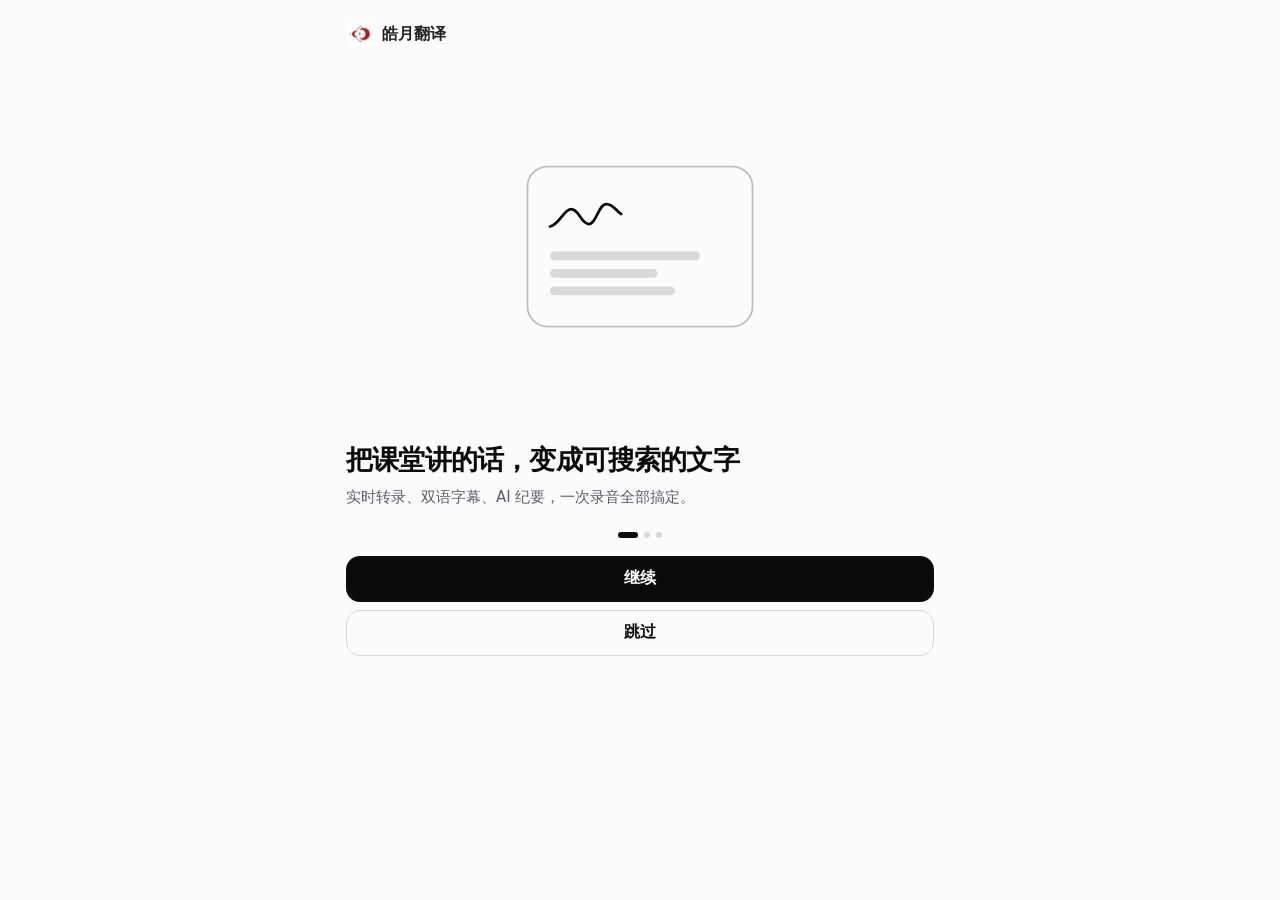
<file: index.html>
<!doctype html>
<html lang="zh-CN" data-theme="auto" data-ver="2.7.0">
<head>
<meta charset="utf-8">
<title>皓月翻译 · 录音 · 转录 · 纪要</title>
<meta name="viewport" content="width=device-width,initial-scale=1,viewport-fit=cover,maximum-scale=1,user-scalable=no">
<meta name="theme-color" content="#ffffff" media="(prefers-color-scheme: light)">
<meta name="theme-color" content="#0a0a0b" media="(prefers-color-scheme: dark)">
<meta name="description" content="皓月翻译 网页版：实时转录、双语字幕、AI 纪要，全部功能免费解锁。">
<meta name="apple-mobile-web-app-capable" content="yes">
<meta name="apple-mobile-web-app-status-bar-style" content="default">
<meta name="apple-mobile-web-app-title" content="皓月翻译">
<meta name="format-detection" content="telephone=no">
<meta name="mobile-web-app-capable" content="yes">
<link rel="manifest" href="manifest.webmanifest">
<link rel="apple-touch-icon" href="icon-180.png">
<link rel="icon" href="icon-192.png" type="image/png">
<link rel="stylesheet" href="assets/css/app.css">
<style>
  /* first paint */
  #boot{position:fixed;inset:0;display:grid;place-items:center;background:var(--bg);z-index:999;transition:opacity .25s}
  #boot .m{display:flex;flex-direction:column;align-items:center;gap:14px;color:var(--text)}
  #boot .w{width:76px;height:76px;border-radius:22px;background:#000;display:grid;place-items:center;color:#fff;
    box-shadow:0 10px 30px rgba(0,0,0,.18)}
  #boot .t{font-size:15px;font-weight:640;letter-spacing:-.01em}
  #boot .s{font-size:11.5px;color:var(--text-3)}
  @media (prefers-color-scheme:dark){#boot .w{background:#f4f4f5;color:#0a0a0b}}
</style>
</head>
<body>
<div id="boot">
  <div class="m">
    <img src="logo.png" width="96" height="96" alt="皓月翻译" style="border-radius:22px">
    <div class="t">皓月翻译</div>
    <div class="s">录音 · 转录 · 纪要</div>
  </div>
</div>
<div id="app"></div>
<noscript style="padding:24px;display:block;font-family:system-ui">这个网页需要 JavaScript。</noscript>
<script>
  // 只清一次历史 Service Worker / 缓存。
  // 严禁自动 reload：慢网下模块还没下完就重载，会变成永远进不去的死循环（2.7.1 的事故）。
  // 15 秒后若模块脚本连“开始执行”都没有，才显示提示，重载必须由用户手动点。
  (function () {
    function booted() { return !!(document.querySelector('.tabbar') || document.querySelector('#view .rec-title')); }
    function reload() { location.replace(location.pathname + '?v=' + Date.now()); }
    function clean() {
      var jobs = [];
      if ('serviceWorker' in navigator) {
        jobs.push(navigator.serviceWorker.getRegistrations().then(function (rs) {
          return Promise.all(rs.map(function (r) { return r.unregister(); }));
        }));
      }
      if (window.caches) {
        jobs.push(caches.keys().then(function (ks) {
          return Promise.all(ks.map(function (k) { return caches.delete(k); }));
        }));
      }
      return Promise.all(jobs).catch(function () {});
    }
    clean();

    function showFallback() {
      if (booted() || document.getElementById('lcs-err')) return;
      var d = document.createElement('div');
      d.id = 'lcs-err';
      d.style.cssText = 'position:fixed;inset:0;z-index:99999;display:grid;place-items:center;padding:24px;background:#fff;color:#111;font:15px/1.6 system-ui,-apple-system,sans-serif;text-align:center';
      d.innerHTML = '<div style="max-width:340px">'
        + '<div style="font-size:17px;font-weight:700;margin-bottom:8px">加载有点慢</div>'
        + '<div style="color:#666;font-size:13px;margin-bottom:16px">脚本还没下载完，多半是网络慢。可以先等一下，或点下面按钮重试。</div>'
        + '<button id="lcs-retry" style="width:100%;padding:12px;border:0;border-radius:12px;background:#111;color:#fff;font-size:15px;font-weight:600;margin-bottom:10px">重试</button>'
        + '<button id="lcs-clean" style="width:100%;padding:12px;border:1px solid #ddd;border-radius:12px;background:#fff;color:#111;font-size:15px">清理缓存并重试</button>'
        + '<div style="color:#999;font-size:11px;margin-top:14px">皓月翻译 v' + (document.documentElement.dataset.ver || '') + '</div></div>';
      document.body.appendChild(d);
      document.getElementById('lcs-retry').onclick = function () { location.replace(location.pathname + '?v=' + Date.now()); };
      document.getElementById('lcs-clean').onclick = function () { clean().then(reload, reload); };
    }

    setTimeout(function () {
      if (booted() || window.__lcsStarted) return;
      showFallback();
    }, 15000);
  })();
</script>
<script type="module">
  window.__lcsStarted = true;
  import { boot } from './assets/js/app.js?v=2.7.0';
  if (new URLSearchParams(location.search).get('demo') === '1') {
    await import('./assets/js/demo.js');
  }
  if (new URLSearchParams(location.search).has('noboot')) document.getElementById('boot')?.remove();
  const go = () => requestAnimationFrame(() => {
    boot();
    const b = document.getElementById('boot');
    if (b) { b.style.opacity = '0'; setTimeout(() => b.remove(), 260); }
  });
  // wait for fonts/layout stability on iOS
  if (document.readyState === 'complete') go();
  else window.addEventListener('load', go, { once: true });
</script>
</body>
</html>
</file>
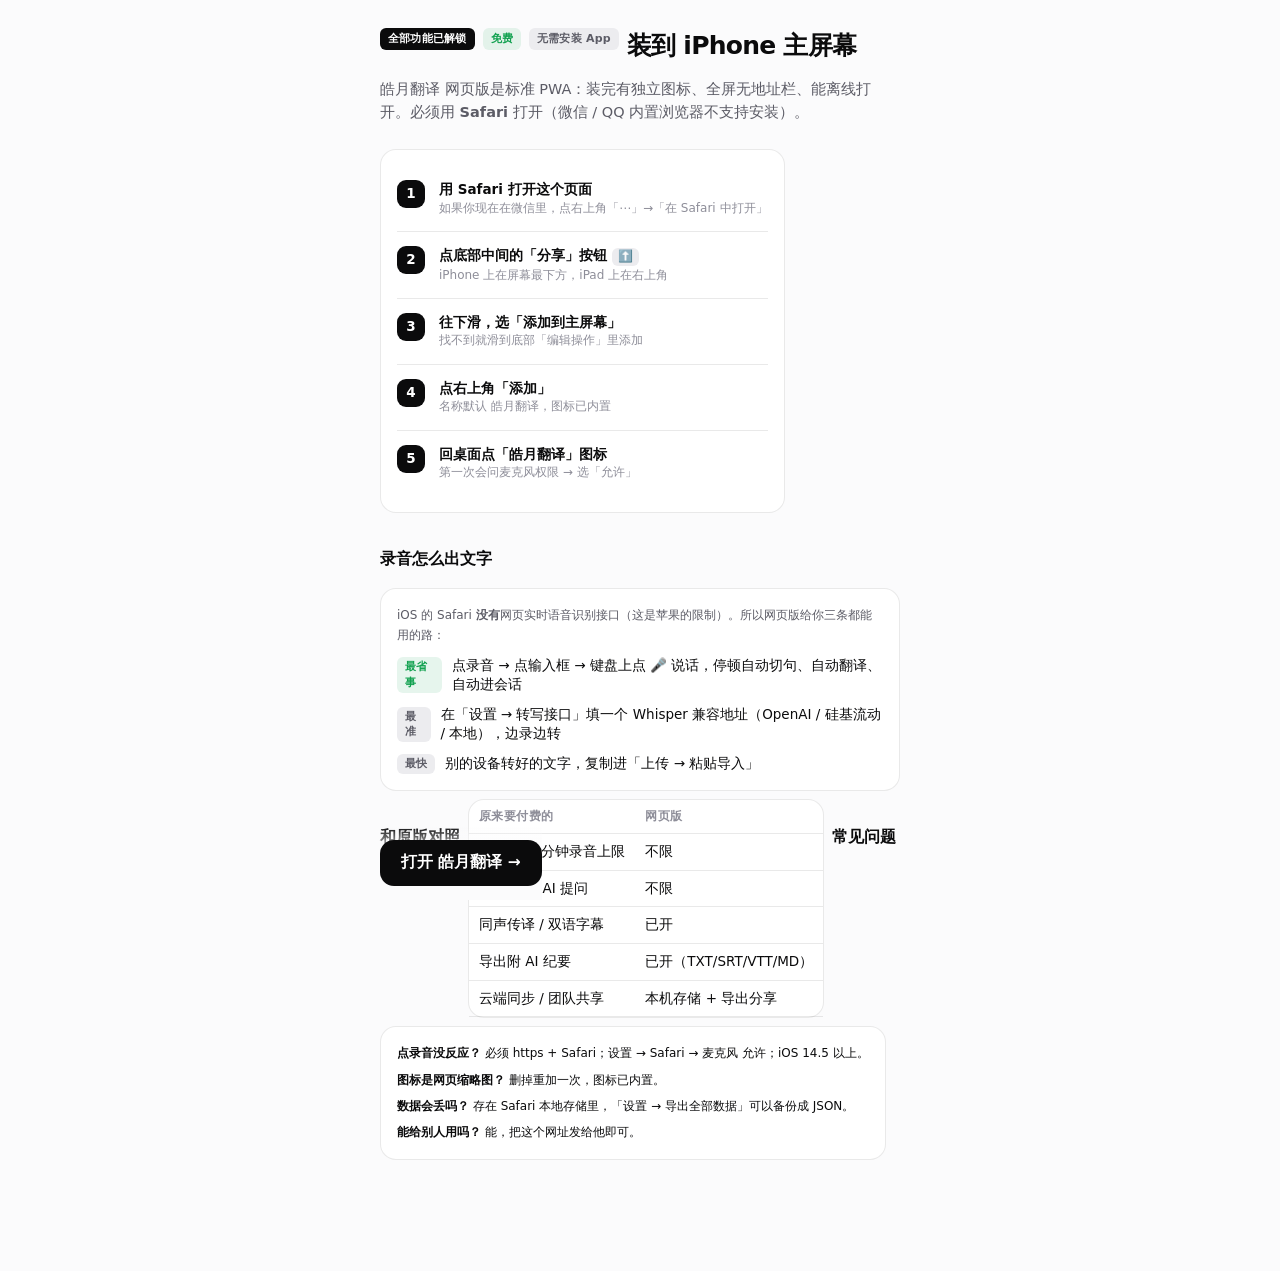
<file: ios.html>
<!doctype html>
<html lang="zh-CN">
<head>
<meta charset="utf-8">
<title>iPhone 安装指南 · 皓月翻译</title>
<meta name="viewport" content="width=device-width,initial-scale=1,viewport-fit=cover">
<meta name="apple-mobile-web-app-capable" content="yes">
<meta name="apple-mobile-web-app-title" content="皓月翻译">
<meta name="theme-color" content="#ffffff">
<link rel="manifest" href="manifest.webmanifest">
<link rel="apple-touch-icon" href="icon-180.png">
<link rel="stylesheet" href="assets/css/app.css">
<style>
  .wrap{max-width:560px;margin:0 auto;padding:calc(env(safe-area-inset-top,0px) + 28px) 20px calc(env(safe-area-inset-bottom,0px) + 30px)}
  .step{display:flex;gap:14px;padding:14px 0;border-bottom:1px solid var(--line)}
  .step:last-child{border-bottom:0}
  .num{width:28px;height:28px;border-radius:9px;background:var(--accent);color:var(--accent-ink);display:grid;place-items:center;font-weight:700;font-size:13.5px;flex:none}
  .cta{position:sticky;bottom:0;padding:14px 0 calc(env(safe-area-inset-bottom,0px) + 14px);background:linear-gradient(to top,var(--bg) 60%,transparent)}
  .kbd{font-family:var(--mono);font-size:12px;background:var(--surface-2);padding:2px 6px;border-radius:6px}
  h1{font-size:25px;font-weight:740;letter-spacing:-.03em;margin:0 0 6px}
  .lead{font-size:14.5px;color:var(--text-2);line-height:1.55;margin:0 0 18px}
  .badge-row{display:flex;gap:8px;flex-wrap:wrap;margin-bottom:20px}
</style>
</head>
<body>
<div class="wrap">
  <div class="badge-row">
    <span class="badge pro">全部功能已解锁</span>
    <span class="badge ok">免费</span>
    <span class="badge">无需安装 App</span>
  </div>
  <h1>装到 iPhone 主屏幕</h1>
  <p class="lead">皓月翻译 网页版是标准 PWA：装完有独立图标、全屏无地址栏、能离线打开。必须用 <b>Safari</b> 打开（微信 / QQ 内置浏览器不支持安装）。</p>

  <div class="card">
    <div class="step"><div class="num">1</div><div>
      <div class="small" style="font-weight:660">用 Safari 打开这个页面</div>
      <div class="tiny dim">如果你现在在微信里，点右上角「⋯」→「在 Safari 中打开」</div>
    </div></div>
    <div class="step"><div class="num">2</div><div>
      <div class="small" style="font-weight:660">点底部中间的「分享」按钮 <span class="kbd">⬆️</span></div>
      <div class="tiny dim">iPhone 上在屏幕最下方，iPad 上在右上角</div>
    </div></div>
    <div class="step"><div class="num">3</div><div>
      <div class="small" style="font-weight:660">往下滑，选「添加到主屏幕」</div>
      <div class="tiny dim">找不到就滑到底部「编辑操作」里添加</div>
    </div></div>
    <div class="step"><div class="num">4</div><div>
      <div class="small" style="font-weight:660">点右上角「添加」</div>
      <div class="tiny dim">名称默认 皓月翻译，图标已内置</div>
    </div></div>
    <div class="step"><div class="num">5</div><div>
      <div class="small" style="font-weight:660">回桌面点「皓月翻译」图标</div>
      <div class="tiny dim">第一次会问麦克风权限 → 选「允许」</div>
    </div></div>
  </div>

  <h2 style="font-size:16px;font-weight:700;margin:26px 0 10px">录音怎么出文字</h2>
  <div class="card">
    <div class="tiny muted" style="line-height:1.7">
      iOS 的 Safari <b>没有</b>网页实时语音识别接口（这是苹果的限制）。所以网页版给你三条都能用的路：
    </div>
    <div class="stack" style="margin-top:10px">
      <div class="row" style="gap:10px"><span class="badge ok">最省事</span><div class="small">点录音 → 点输入框 → 键盘上点 🎤 说话，停顿自动切句、自动翻译、自动进会话</div></div>
      <div class="row" style="gap:10px"><span class="badge">最准</span><div class="small">在「设置 → 转写接口」填一个 Whisper 兼容地址（OpenAI / 硅基流动 / 本地），边录边转</div></div>
      <div class="row" style="gap:10px"><span class="badge">最快</span><div class="small">别的设备转好的文字，复制进「上传 → 粘贴导入」</div></div>
    </div>
  </div>

  <h2 style="font-size:16px;font-weight:700;margin:26px 0 10px">和原版对照</h2>
  <div class="card" style="padding:0">
    <table class="min">
      <tr><th>原来要付费的</th><th>网页版</th></tr>
      <tr><td>每月 120 分钟录音上限</td><td>不限</td></tr>
      <tr><td>每天 5 条 AI 提问</td><td>不限</td></tr>
      <tr><td>同声传译 / 双语字幕</td><td>已开</td></tr>
      <tr><td>导出附 AI 纪要</td><td>已开（TXT/SRT/VTT/MD）</td></tr>
      <tr><td>云端同步 / 团队共享</td><td>本机存储 + 导出分享</td></tr>
    </table>
  </div>

  <h2 style="font-size:16px;font-weight:700;margin:26px 0 10px">常见问题</h2>
  <div class="card">
    <div class="stack sm tiny" style="line-height:1.7">
      <div><b>点录音没反应？</b> 必须 https + Safari；设置 → Safari → 麦克风 允许；iOS 14.5 以上。</div>
      <div><b>图标是网页缩略图？</b> 删掉重加一次，图标已内置。</div>
      <div><b>数据会丢吗？</b> 存在 Safari 本地存储里，「设置 → 导出全部数据」可以备份成 JSON。</div>
      <div><b>能给别人用吗？</b> 能，把这个网址发给他即可。</div>
    </div>
  </div>

  <div class="cta">
    <a class="btn primary block" href="./index.html" style="text-decoration:none">打开 皓月翻译 →</a>
  </div>
</div>
</body>
</html>
</file>
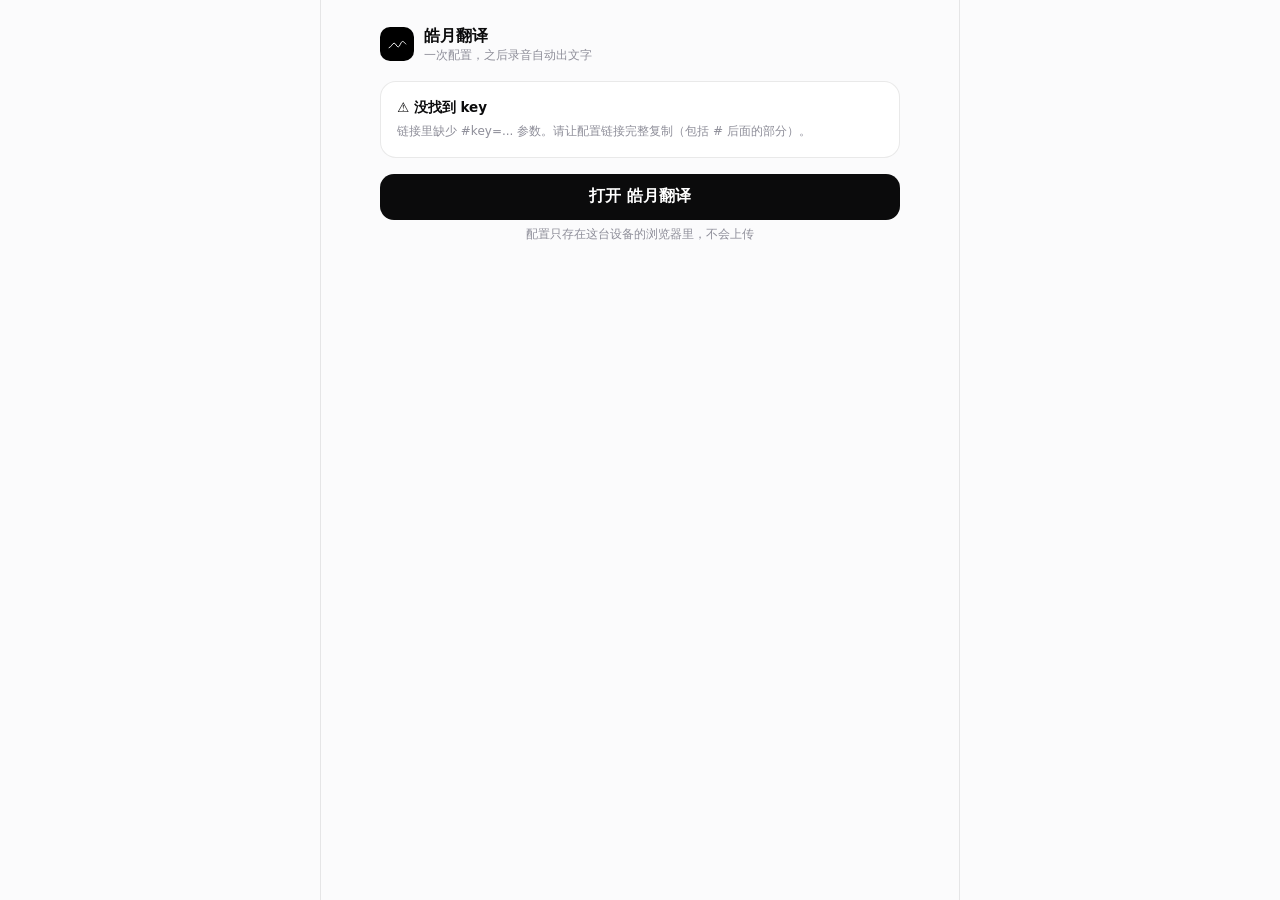
<file: setup.html>
<!doctype html>
<html lang="zh-CN">
<head>
<meta charset="utf-8">
<title>皓月翻译 · 配置转写</title>
<meta name="viewport" content="width=device-width,initial-scale=1,viewport-fit=cover">
<meta name="theme-color" content="#ffffff">
<link rel="apple-touch-icon" href="icon-180.png">
<link rel="stylesheet" href="assets/css/app.css">
</head>
<body>
<div id="app">
  <main class="view no-tab" style="padding:24px 20px">
    <div class="stack lg" style="max-width:520px;margin:0 auto">
      <div class="row" style="gap:10px;align-items:center">
        <span style="width:34px;height:34px;border-radius:10px;background:#000;display:grid;place-items:center;color:#fff">
          <svg width="20" height="20" viewBox="0 0 48 48" fill="none"><path d="M5 33c6-2 8-11 12-11s6 9 10 9 6-13 10-13 6 4 8 6" stroke="currentColor" stroke-width="2.2" stroke-linecap="round"/></svg>
        </span>
        <div><div style="font-weight:700">皓月翻译</div><div class="tiny dim">一次配置，之后录音自动出文字</div></div>
      </div>
      <div class="card" id="box">
        <div class="stack sm">
          <div class="small" style="font-weight:640" id="title">正在写入配置…</div>
          <div class="tiny dim" id="msg"></div>
        </div>
      </div>
      <div class="stack sm">
        <a class="btn primary block" href="./index.html" style="text-decoration:none" id="go">打开 皓月翻译</a>
        <div class="tiny dim center">配置只存在这台设备的浏览器里，不会上传</div>
      </div>
    </div>
  </main>
</div>
<script>
(function () {
  var KEY = 'lecsync.web.v1';
  var hash = location.hash.replace(/^#/, '');
  var q = new URLSearchParams(hash);
  var key = (q.get('key') || '').trim();
  var model = (q.get('model') || 'FunAudioLLM/SenseVoiceSmall').trim();
  var endpoint = (q.get('endpoint') || 'https://api.siliconflow.cn/v1').trim();
  var title = document.getElementById('title');
  var msg = document.getElementById('msg');

  function done(ok, text) {
    title.textContent = ok ? '✅ 配置完成' : '⚠️ 没找到 key';
    msg.textContent = text;
  }

  if (!key) {
    done(false, '链接里缺少 #key=... 参数。请让配置链接完整复制（包括 # 后面的部分）。');
    return;
  }

  try {
    var raw = localStorage.getItem(KEY);
    var db = raw ? JSON.parse(raw) : {};
    if (!db || typeof db !== 'object') db = {};
    if (!db.settings || typeof db.settings !== 'object') db.settings = {};
    db.settings.asrEndpoint = endpoint;
    db.settings.asrModel = model;
    db.settings.asrKey = key;
    db.settings.engine = 'auto';
    localStorage.setItem(KEY, JSON.stringify(db));
    localStorage.setItem('lcs.asrKey', key);
    localStorage.setItem('lcs.asrEndpoint', endpoint);
    localStorage.setItem('lcs.asrModel', model);
    // 清掉地址栏里的 key，别留在历史记录里
    try { history.replaceState(null, '', location.pathname); } catch (e) {}
    done(true, '转写接口：' + endpoint + '\n模型：' + model + '\nKey 已保存（' + key.slice(0, 6) + '…' + key.slice(-4) + '）');
  } catch (e) {
    done(false, '写入失败：' + e.message);
  }
})();
</script>
</body>
</html>
</file>
<file: assets/css/app.css>
/* LecSync Web · design system
   monochrome (matches LecSync wordmark icon) + live-red + soft neutral surfaces */
:root{
  --bg:#fbfbfc; --bg-elev:#ffffff; --surface:#f4f4f6; --surface-2:#ececef;
  --text:#0b0b0c; --text-2:#5c5c66; --text-3:#8e8e99;
  --line:rgba(0,0,0,.085); --line-strong:rgba(0,0,0,.14);
  --accent:#0b0b0c; --accent-ink:#ffffff;
  --live:#ff3b30; --live-soft:rgba(255,59,48,.1);
  --ok:#12a150; --ok-soft:rgba(18,161,80,.1);
  --warn:#b26a00;
  --blue:#2f6df6;
  --radius:16px; --radius-sm:12px; --radius-lg:24px;
  --tab-h:62px;
  --sat:env(safe-area-inset-top,0px); --sab:env(safe-area-inset-bottom,0px);
  --font:-apple-system,BlinkMacSystemFont,"SF Pro Text","Helvetica Neue","PingFang SC","Hiragino Sans GB","Microsoft YaHei",system-ui,sans-serif;
  --mono:ui-monospace,SFMono-Regular,Menlo,Consolas,monospace;
}
@media (prefers-color-scheme:dark){
  :root[data-theme="auto"]{
    --bg:#0a0a0b; --bg-elev:#121214; --surface:#1a1a1d; --surface-2:#232327;
    --text:#f4f4f5; --text-2:#a5a5ad; --text-3:#75757e;
    --line:rgba(255,255,255,.1); --line-strong:rgba(255,255,255,.18);
    --accent:#f4f4f5; --accent-ink:#0a0a0b; --live:#ff453a;
    --blue:#6a9bff;
  }
}
:root[data-theme="dark"]{
  --bg:#0a0a0b; --bg-elev:#121214; --surface:#1a1a1d; --surface-2:#232327;
  --text:#f4f4f5; --text-2:#a5a5ad; --text-3:#75757e;
  --line:rgba(255,255,255,.1); --line-strong:rgba(255,255,255,.18);
  --accent:#f4f4f5; --accent-ink:#0a0a0b; --live:#ff453a; --blue:#6a9bff;
}
*,*::before,*::after{box-sizing:border-box;-webkit-tap-highlight-color:transparent}
html,body{margin:0;padding:0;height:100%}
body{
  background:var(--bg); color:var(--text); font-family:var(--font);
  font-size:16px; line-height:1.45; -webkit-font-smoothing:antialiased;
  overscroll-behavior-y:none;
}
button{font:inherit;color:inherit;background:none;border:0;padding:0;cursor:pointer}
input,textarea,select{font:inherit;color:inherit}
a{color:var(--blue);text-decoration:none}
img{max-width:100%;display:block}
::selection{background:var(--accent);color:var(--accent-ink)}

/* ---------- shell ---------- */
#app{display:flex;flex-direction:column;height:100dvh;max-width:640px;margin:0 auto;position:relative;background:var(--bg)}
@media (min-width:700px){
  #app{border-left:1px solid var(--line);border-right:1px solid var(--line)}
}
.view{flex:1;overflow-y:auto;overflow-x:hidden;-webkit-overflow-scrolling:touch;padding-bottom:calc(var(--tab-h) + var(--sab) + 12px);scroll-behavior:smooth}
.view.no-tab{padding-bottom:calc(var(--sab) + 16px)}
.view.pad{padding-left:18px;padding-right:18px}
.view::-webkit-scrollbar{width:0}

/* header */
.hdr{position:sticky;top:0;z-index:30;display:flex;align-items:center;gap:12px;
  padding:calc(var(--sat) + 10px) 16px 10px;background:color-mix(in srgb,var(--bg) 82%,transparent);
  backdrop-filter:saturate(180%) blur(18px);-webkit-backdrop-filter:saturate(180%) blur(18px);
  border-bottom:1px solid transparent}
.hdr.bordered{border-bottom-color:var(--line)}
.hdr .h-title{font-size:17px;font-weight:650;letter-spacing:-.01em;flex:1;min-width:0;
  white-space:nowrap;overflow:hidden;text-overflow:ellipsis}
.hdr .h-title small{display:block;font-size:12px;font-weight:500;color:var(--text-3);letter-spacing:0}
.iconbtn{width:38px;height:38px;border-radius:12px;display:grid;place-items:center;color:var(--text);
  transition:background .15s}
.iconbtn:active{background:var(--surface)}
.iconbtn svg{width:21px;height:21px}
.hdr-actions{display:flex;gap:2px;align-items:center}

/* tab bar */
.tabbar{position:fixed;left:0;right:0;bottom:0;z-index:40;
  display:grid;grid-template-columns:repeat(4,1fr);align-items:end;
  height:calc(var(--tab-h) + var(--sab));padding-bottom:var(--sab);
  background:color-mix(in srgb,var(--bg-elev) 88%,transparent);
  backdrop-filter:saturate(180%) blur(22px);-webkit-backdrop-filter:saturate(180%) blur(22px);
  border-top:1px solid var(--line)}
@media (min-width:700px){.tabbar{max-width:640px;margin:0 auto}}
.tab{display:flex;flex-direction:column;align-items:center;justify-content:center;gap:3px;
  height:var(--tab-h);color:var(--text-3);font-size:10.5px;font-weight:600;letter-spacing:.01em}
.tab svg{width:23px;height:23px;stroke-width:1.9}
.tab.on{color:var(--text)}
.tab.on svg{stroke-width:2.15}
.tab .dotwrap{position:relative}
.tab .dot{position:absolute;top:-2px;right:-4px;width:7px;height:7px;border-radius:50%;background:var(--live);display:none}
.tab.rec .dotwrap.on .dot{display:block}

/* ---------- primitives ---------- */
.card{background:var(--bg-elev);border:1px solid var(--line);border-radius:var(--radius);padding:16px}
.card.flat{background:var(--surface);border-color:transparent}
.row{display:flex;align-items:center;gap:12px}
.row.between{justify-content:space-between}
.col{display:flex;flex-direction:column}
.grow{flex:1;min-width:0}
.muted{color:var(--text-2)}
.dim{color:var(--text-3)}
.tiny{font-size:12px}
.small{font-size:13.5px}
.mono{font-family:var(--mono);font-variant-numeric:tabular-nums}
.ellip{white-space:nowrap;overflow:hidden;text-overflow:ellipsis}
.center{text-align:center}
.stack{display:flex;flex-direction:column;gap:10px}
.stack.lg{gap:16px}
.stack.sm{gap:6px}
.wrap{display:flex;flex-wrap:wrap;gap:8px}
.hidden{display:none!important}
.spacer{height:12px}
hr.sep{border:0;border-top:1px solid var(--line);margin:0}

.btn{display:inline-flex;align-items:center;justify-content:center;gap:8px;height:46px;padding:0 20px;
  border-radius:14px;font-weight:640;font-size:15.5px;background:var(--surface);color:var(--text);
  border:1px solid transparent;transition:transform .12s,background .15s}
.btn:active{transform:scale(.98)}
.btn.primary{background:var(--accent);color:var(--accent-ink)}
.btn.ghost{background:transparent;border-color:var(--line-strong)}
.btn.danger{background:var(--live-soft);color:var(--live)}
.btn.block{display:flex;width:100%}
.btn.sm{height:36px;padding:0 14px;font-size:13.5px;border-radius:11px}
.btn[disabled]{opacity:.45;pointer-events:none}
.btn svg{width:18px;height:18px}

.chip{display:inline-flex;align-items:center;gap:6px;height:32px;padding:0 12px;border-radius:999px;
  background:var(--surface);color:var(--text-2);font-size:13px;font-weight:560;border:1px solid transparent;white-space:nowrap}
.chip.on{background:var(--accent);color:var(--accent-ink)}
.chip.ghost{background:transparent;border-color:var(--line-strong)}
.badge{display:inline-flex;align-items:center;gap:5px;padding:2px 8px;border-radius:6px;
  font-size:11px;font-weight:700;letter-spacing:.02em;background:var(--surface-2);color:var(--text-2)}
.badge.pro{background:var(--accent);color:var(--accent-ink)}
.badge.live{background:var(--live-soft);color:var(--live)}
.badge.ok{background:var(--ok-soft);color:var(--ok)}
.kbd{font-family:var(--mono);font-size:11px;padding:1px 5px;border-radius:5px;background:var(--surface-2)}

.field{display:flex;flex-direction:column;gap:7px}
.field label{font-size:12.5px;font-weight:600;color:var(--text-2);letter-spacing:.01em}
.input,textarea.input,select.input{width:100%;background:var(--surface);border:1px solid transparent;
  border-radius:12px;padding:12px 14px;font-size:15.5px;outline:none;transition:border-color .15s,background .15s}
.input:focus{border-color:var(--line-strong);background:var(--bg-elev)}
textarea.input{resize:vertical;min-height:96px;line-height:1.55}
select.input{appearance:none;background-image:url("data:image/svg+xml,%3Csvg xmlns='http://www.w3.org/2000/svg' width='12' height='8' viewBox='0 0 12 8'%3E%3Cpath d='M1 1.5 6 6.5 11 1.5' stroke='%238e8e99' stroke-width='1.6' fill='none' stroke-linecap='round'/%3E%3C/svg%3E");
  background-repeat:no-repeat;background-position:right 14px center;padding-right:38px}

.list{background:var(--bg-elev);border:1px solid var(--line);border-radius:var(--radius);overflow:hidden}
.item{display:flex;align-items:center;gap:13px;padding:13px 15px;border-bottom:1px solid var(--line);
  background:var(--bg-elev);width:100%;text-align:left;min-height:56px}
.item:last-child{border-bottom:0}
.item:active{background:var(--surface)}
.item .ico{width:34px;height:34px;border-radius:10px;background:var(--surface);display:grid;place-items:center;flex:none;color:var(--text)}
.item .ico svg{width:18px;height:18px}
.item .t{font-size:15px;font-weight:560}
.item .s{font-size:12.5px;color:var(--text-3);margin-top:1px}
.item .chev{color:var(--text-3);flex:none}
.item .val{color:var(--text-3);font-size:14px}

.switch{position:relative;width:50px;height:30px;border-radius:999px;background:var(--surface-2);flex:none;transition:background .2s}
.switch::after{content:"";position:absolute;top:3px;left:3px;width:24px;height:24px;border-radius:50%;
  background:#fff;box-shadow:0 1px 3px rgba(0,0,0,.28);transition:transform .2s}
.switch.on{background:var(--ok)}
.switch.on::after{transform:translateX(20px)}

/* sheet / modal */
.scrim{position:fixed;inset:0;background:rgba(0,0,0,.42);z-index:80;opacity:0;animation:fade .18s forwards}
@keyframes fade{to{opacity:1}}
.sheet{position:fixed;left:0;right:0;bottom:0;z-index:81;max-width:640px;margin:0 auto;
  background:var(--bg-elev);border-radius:22px 22px 0 0;padding:10px 16px calc(16px + var(--sab));
  max-height:86dvh;overflow-y:auto;animation:up .24s cubic-bezier(.2,.9,.25,1)}
@keyframes up{from{transform:translateY(24px);opacity:.6}to{transform:none;opacity:1}}
.sheet .grab{width:38px;height:4px;border-radius:99px;background:var(--line-strong);margin:2px auto 12px}
.sheet h3{margin:0 0 10px;font-size:17px;font-weight:680;letter-spacing:-.01em}
.modal{position:fixed;inset:0;z-index:90;display:grid;place-items:center;padding:24px}
.modal .box{background:var(--bg-elev);border-radius:20px;padding:22px;width:100%;max-width:380px;
  box-shadow:0 20px 60px rgba(0,0,0,.28);animation:pop .2s}
@keyframes pop{from{transform:scale(.96);opacity:.7}to{transform:none;opacity:1}}

/* toast */
#toasts{position:fixed;left:0;right:0;bottom:calc(var(--tab-h) + var(--sab) + 14px);z-index:120;
  display:flex;flex-direction:column;align-items:center;gap:8px;pointer-events:none;padding:0 20px}
.toast{background:rgba(20,20,22,.94);color:#fff;font-size:13.5px;font-weight:520;padding:10px 16px;
  border-radius:12px;max-width:100%;box-shadow:0 8px 24px rgba(0,0,0,.3);animation:tin .18s}
@keyframes tin{from{transform:translateY(8px);opacity:0}to{transform:none;opacity:1}}

/* empty state */
.empty{display:flex;flex-direction:column;align-items:center;text-align:center;gap:10px;padding:52px 24px;color:var(--text-3)}
.empty svg{width:44px;height:44px;stroke-width:1.4;opacity:.6}
.empty .t{font-size:15.5px;font-weight:620;color:var(--text)}
.empty .s{font-size:13px;max-width:280px;line-height:1.5}

/* ---------- record screen ---------- */
.rec-hero{padding:8px 18px 0}
.rec-top{display:flex;align-items:center;justify-content:space-between;gap:10px}
.rec-title{font-size:26px;font-weight:720;letter-spacing:-.03em;line-height:1.15;margin:6px 0 2px}
.rec-sub{font-size:13px;color:var(--text-3)}
.timer{font-family:var(--mono);font-size:44px;font-weight:300;letter-spacing:-.02em;
  font-variant-numeric:tabular-nums;margin:18px 0 0;display:flex;align-items:baseline;gap:8px}
.timer .ms{font-size:18px;color:var(--text-3)}
.wave{display:flex;align-items:center;justify-content:center;gap:4px;height:44px;margin:14px 0 2px}
.wave i{width:3px;background:var(--text-3);border-radius:99px;min-height:3px;opacity:.26;
  transition:height .12s linear,opacity .2s,background .2s}
.wave.live i{background:var(--live);opacity:.85}
.wave i.hot{opacity:1}
.rec-actions{display:flex;align-items:center;justify-content:center;gap:22px;padding:20px 0 8px}
.recbtn{width:78px;height:78px;border-radius:50%;background:var(--live);display:grid;place-items:center;
  box-shadow:0 8px 26px rgba(255,59,48,.34);transition:transform .12s}
.recbtn:active{transform:scale(.94)}
.recbtn .sq{width:26px;height:26px;border-radius:7px;background:#fff}
.recbtn.paused{background:var(--text-3);box-shadow:none}
.recbtn .tri{width:0;height:0;border-left:24px solid #fff;border-top:14px solid transparent;border-bottom:14px solid transparent;margin-left:5px}
.sidebtn{width:52px;height:52px;border-radius:50%;background:var(--surface);display:grid;place-items:center;color:var(--text)}
.sidebtn.on{background:var(--accent);color:var(--accent-ink)}
.sidebtn svg{width:22px;height:22px}

.live-card{background:var(--bg-elev);border:1px solid var(--line);border-radius:var(--radius);padding:14px;margin-top:14px}
.live-lines{display:flex;flex-direction:column;gap:8px;max-height:34dvh;overflow-y:auto;scroll-behavior:smooth}
.line{display:flex;gap:10px;font-size:15.5px;line-height:1.5}
.line .ts{font-family:var(--mono);font-size:11px;color:var(--text-3);padding-top:4px;flex:none;width:42px}
.line .tx{flex:1}
.line .tr{display:block;color:var(--text-2);font-size:13.5px;margin-top:3px}
.line.interim .tx{color:var(--text-3);font-style:italic}
.line .mark{color:var(--warn);margin-left:4px}
.assist{border-left:2.5px solid var(--blue);padding:2px 0 2px 12px;font-size:13.5px;color:var(--text-2);margin-top:6px}
.assist b{color:var(--text);font-weight:640}
.assist .q{color:var(--text-3);font-size:12px;margin-top:2px}

.quotacard{display:flex;align-items:center;gap:12px;background:var(--surface);border-radius:14px;padding:12px 14px;margin-top:14px}
.quotacard .bar{height:5px;border-radius:99px;background:var(--surface-2);overflow:hidden;flex:1}
.quotacard .bar i{display:block;height:100%;background:var(--ok);width:100%}

/* transcripts */
.tr-line{display:flex;align-items:flex-start;gap:12px;padding:12px 0;border-bottom:1px solid var(--line)}
.tr-line:last-child{border-bottom:0}
.tr-line .ts{font-family:var(--mono);font-size:11px;color:var(--text-3);width:44px;flex:none;padding-top:3px}
.tr-line .tx{flex:1;font-size:15.5px;line-height:1.6}
.tr-line .tx mark{background:rgba(255,214,0,.35);color:inherit;border-radius:3px;padding:0 2px}
.tr-line .tr{display:block;font-size:13.5px;color:var(--text-2);margin-top:4px;padding-left:0}
.tr-line .spk{font-size:11px;font-weight:700;color:var(--text-3);letter-spacing:.03em;text-transform:uppercase}
.tr-line.hit{background:var(--surface)}

/* digest */
.digest h4{margin:18px 0 8px;font-size:13px;text-transform:uppercase;letter-spacing:.06em;color:var(--text-3);font-weight:700}
.digest h4:first-child{margin-top:4px}
.digest ul{margin:0;padding-left:20px;display:flex;flex-direction:column;gap:7px}
.digest li{font-size:15px;line-height:1.55}
.digest p{font-size:15px;line-height:1.62;margin:0 0 10px;white-space:pre-wrap}
.kw{display:inline-block;background:var(--surface);border-radius:8px;padding:4px 9px;font-size:13px;margin:0 6px 6px 0}
.tl{display:flex;align-items:flex-start;gap:12px;padding:7px 0}
.tl .t{font-family:var(--mono);font-size:11.5px;color:var(--text-3);width:46px;flex:none;padding-top:2px}
.tl .d{font-size:14px;flex:1}
table.min{width:100%;border-collapse:collapse;font-size:13.5px}
table.min th,table.min td{text-align:left;padding:8px 10px;border-bottom:1px solid var(--line);vertical-align:top}
table.min th{color:var(--text-3);font-weight:650;font-size:12px;text-transform:uppercase;letter-spacing:.04em}

/* segments / tabs */
.seg{display:flex;background:var(--surface);border-radius:12px;padding:3px;gap:2px;margin:0 18px 12px}
.seg button{flex:1;height:34px;border-radius:9px;font-size:13.5px;font-weight:600;color:var(--text-2)}
.seg button.on{background:var(--bg-elev);color:var(--text);box-shadow:0 1px 3px rgba(0,0,0,.1)}

/* chat */
.chat{display:flex;flex-direction:column;gap:12px;padding:4px 0}
.msg{max-width:88%;padding:11px 14px;border-radius:16px;font-size:15.3px;line-height:1.55;white-space:pre-wrap;word-break:break-word}
.msg.me{align-self:flex-end;background:var(--accent);color:var(--accent-ink);border-bottom-right-radius:5px}
.msg.ai{align-self:flex-start;background:var(--surface);border-bottom-left-radius:5px}
.msg .cite{display:block;margin-top:7px;font-size:12px;color:var(--text-3);border-top:1px solid var(--line);padding-top:6px}
.composer{position:sticky;bottom:0;display:flex;gap:8px;align-items:flex-end;padding:10px 14px calc(10px + var(--sab));
  background:color-mix(in srgb,var(--bg) 88%,transparent);backdrop-filter:blur(14px);border-top:1px solid var(--line)}
.composer textarea{flex:1;min-height:44px;max-height:130px;padding:11px 14px;border-radius:14px;
  background:var(--surface);border:1px solid transparent;resize:none;outline:none;font-size:15.5px;line-height:1.4}
.composer .send{width:44px;height:44px;border-radius:14px;background:var(--accent);color:var(--accent-ink);display:grid;place-items:center;flex:none}
.composer .mic{width:44px;height:44px;border-radius:14px;background:var(--surface);display:grid;place-items:center;flex:none}
.composer .send svg,.composer .mic svg{width:20px;height:20px}
.typing{display:inline-flex;gap:4px;align-items:center;height:18px}
.typing i{width:6px;height:6px;border-radius:50%;background:var(--text-3);animation:bl 1.2s infinite}
.typing i:nth-child(2){animation-delay:.15s}
.typing i:nth-child(3){animation-delay:.3s}
@keyframes bl{0%,60%,100%{opacity:.3;transform:translateY(0)}30%{opacity:1;transform:translateY(-3px)}}

/* misc cards */
.hero-card{background:var(--accent);color:var(--accent-ink);border-radius:20px;padding:20px;position:relative;overflow:hidden}
.hero-card .t{font-size:20px;font-weight:700;letter-spacing:-.02em}
.hero-card .s{font-size:13px;opacity:.72;margin-top:5px;line-height:1.5}
.hero-card .wave-deco{position:absolute;right:-30px;bottom:-30px;width:170px;height:170px;opacity:.13}
.stat{flex:1;text-align:center}
.stat .n{font-size:19px;font-weight:700;font-variant-numeric:tabular-nums;letter-spacing:-.01em}
.stat .l{font-size:11.5px;color:var(--text-3);margin-top:1px}
.avatar{width:52px;height:52px;border-radius:50%;background:var(--surface-2);display:grid;place-items:center;
  font-weight:700;font-size:20px;color:var(--text-2);flex:none}

/* fullscreen subtitle */
#fsz{position:fixed;inset:0;z-index:200;background:#000;color:#fff;display:flex;flex-direction:column;
  padding:calc(var(--sat) + 20px) 20px calc(var(--sab) + 20px)}
#fsz .f-lines{flex:1;display:flex;flex-direction:column;justify-content:flex-end;gap:16px;overflow:hidden;
  font-size:30px;line-height:1.35;font-weight:600}
#fsz .f-lines .old{opacity:.42;font-size:22px;font-weight:500}
#fsz .f-lines .cur{min-height:1em}
#fsz .f-lines .trl{color:#8fd0ff;font-size:24px;font-weight:500;margin-top:6px}
#fsz .f-bar{display:flex;justify-content:space-between;align-items:center;gap:12px;margin-top:14px;font-size:13px;color:rgba(255,255,255,.6)}

/* onboarding */
.ob{position:fixed;inset:0;z-index:150;background:var(--bg);display:flex;flex-direction:column;
  padding:calc(var(--sat) + 20px) 26px calc(var(--sab) + 22px);max-width:640px;margin:0 auto}
.ob .art{flex:1;display:grid;place-items:center;padding:10px 0}
.ob h2{font-size:27px;font-weight:720;letter-spacing:-.03em;margin:0 0 10px;line-height:1.2}
.ob p{font-size:15px;color:var(--text-2);line-height:1.55;margin:0 0 22px}
.ob .dots{display:flex;gap:6px;justify-content:center;margin-bottom:18px}
.ob .dots i{width:6px;height:6px;border-radius:99px;background:var(--line-strong);transition:all .2s}
.ob .dots i.on{width:20px;background:var(--text)}

/* login */
.auth{max-width:420px;margin:0 auto;padding:calc(var(--sat) + 26px) 22px calc(var(--sab) + 20px)}
.auth .logo{width:64px;height:64px;border-radius:18px;background:#000;display:grid;place-items:center;margin-bottom:18px}
.auth .logo span{color:#fff;font-weight:800;font-size:17px;letter-spacing:-.02em}
.auth h1{font-size:26px;font-weight:720;letter-spacing:-.03em;margin:0 0 6px}
.auth .sub{font-size:14px;color:var(--text-3);margin:0 0 24px}

/* import / drop */
.drop{border:1.5px dashed var(--line-strong);border-radius:var(--radius);padding:26px;text-align:center;color:var(--text-3)}
.drop svg{width:30px;height:30px;margin-bottom:8px;opacity:.6}

/* progress */
.prog{height:6px;border-radius:99px;background:var(--surface-2);overflow:hidden}
.prog i{display:block;height:100%;background:var(--text);transition:width .25s}

/* player */
.player{display:flex;align-items:center;gap:12px;padding:10px 14px;background:var(--surface);border-radius:14px}
.player button{width:36px;height:36px;border-radius:50%;background:var(--bg-elev);display:grid;place-items:center;flex:none}
.player .seek{flex:1;height:4px;border-radius:99px;background:var(--surface-2);position:relative}
.player .seek i{position:absolute;left:0;top:0;bottom:0;background:var(--text);border-radius:99px;width:0}
.player .tm{font-family:var(--mono);font-size:11.5px;color:var(--text-3);flex:none}
</file>
